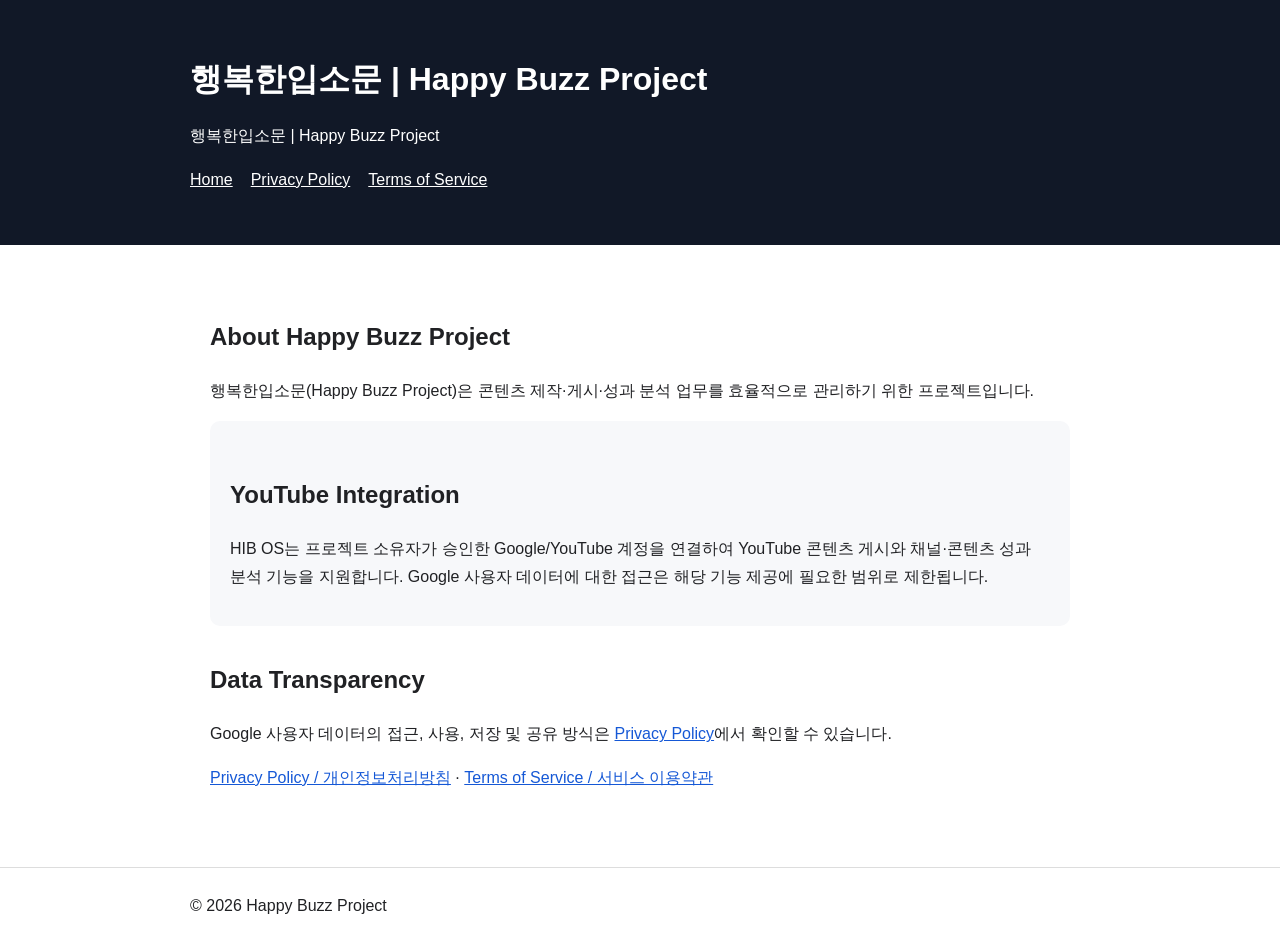
<file: index.html>
<!doctype html><html lang="ko"><head><meta charset="utf-8"><meta name="viewport" content="width=device-width,initial-scale=1"><title>행복한입소문 | Happy Buzz Project</title><link rel="stylesheet" href="/assets/style.css"></head><body><header><div class="wrap"><h1>행복한입소문 | Happy Buzz Project</h1><p>행복한입소문 | Happy Buzz Project</p><nav><a href="/">Home</a><a href="/privacy.html">Privacy Policy</a><a href="/terms.html">Terms of Service</a></nav></div></header><main><h2>About Happy Buzz Project</h2><p>행복한입소문(Happy Buzz Project)은 콘텐츠 제작·게시·성과 분석 업무를 효율적으로 관리하기 위한 프로젝트입니다.</p><div class="card"><h2>YouTube Integration</h2><p>HIB OS는 프로젝트 소유자가 승인한 Google/YouTube 계정을 연결하여 YouTube 콘텐츠 게시와 채널·콘텐츠 성과 분석 기능을 지원합니다. Google 사용자 데이터에 대한 접근은 해당 기능 제공에 필요한 범위로 제한됩니다.</p></div><h2>Data Transparency</h2><p>Google 사용자 데이터의 접근, 사용, 저장 및 공유 방식은 <a href="/privacy.html">Privacy Policy</a>에서 확인할 수 있습니다.</p><p><a href="/privacy.html">Privacy Policy / 개인정보처리방침</a> · <a href="/terms.html">Terms of Service / 서비스 이용약관</a></p></main><footer><div class="wrap">© 2026 Happy Buzz Project</div></footer></body></html>
</file>
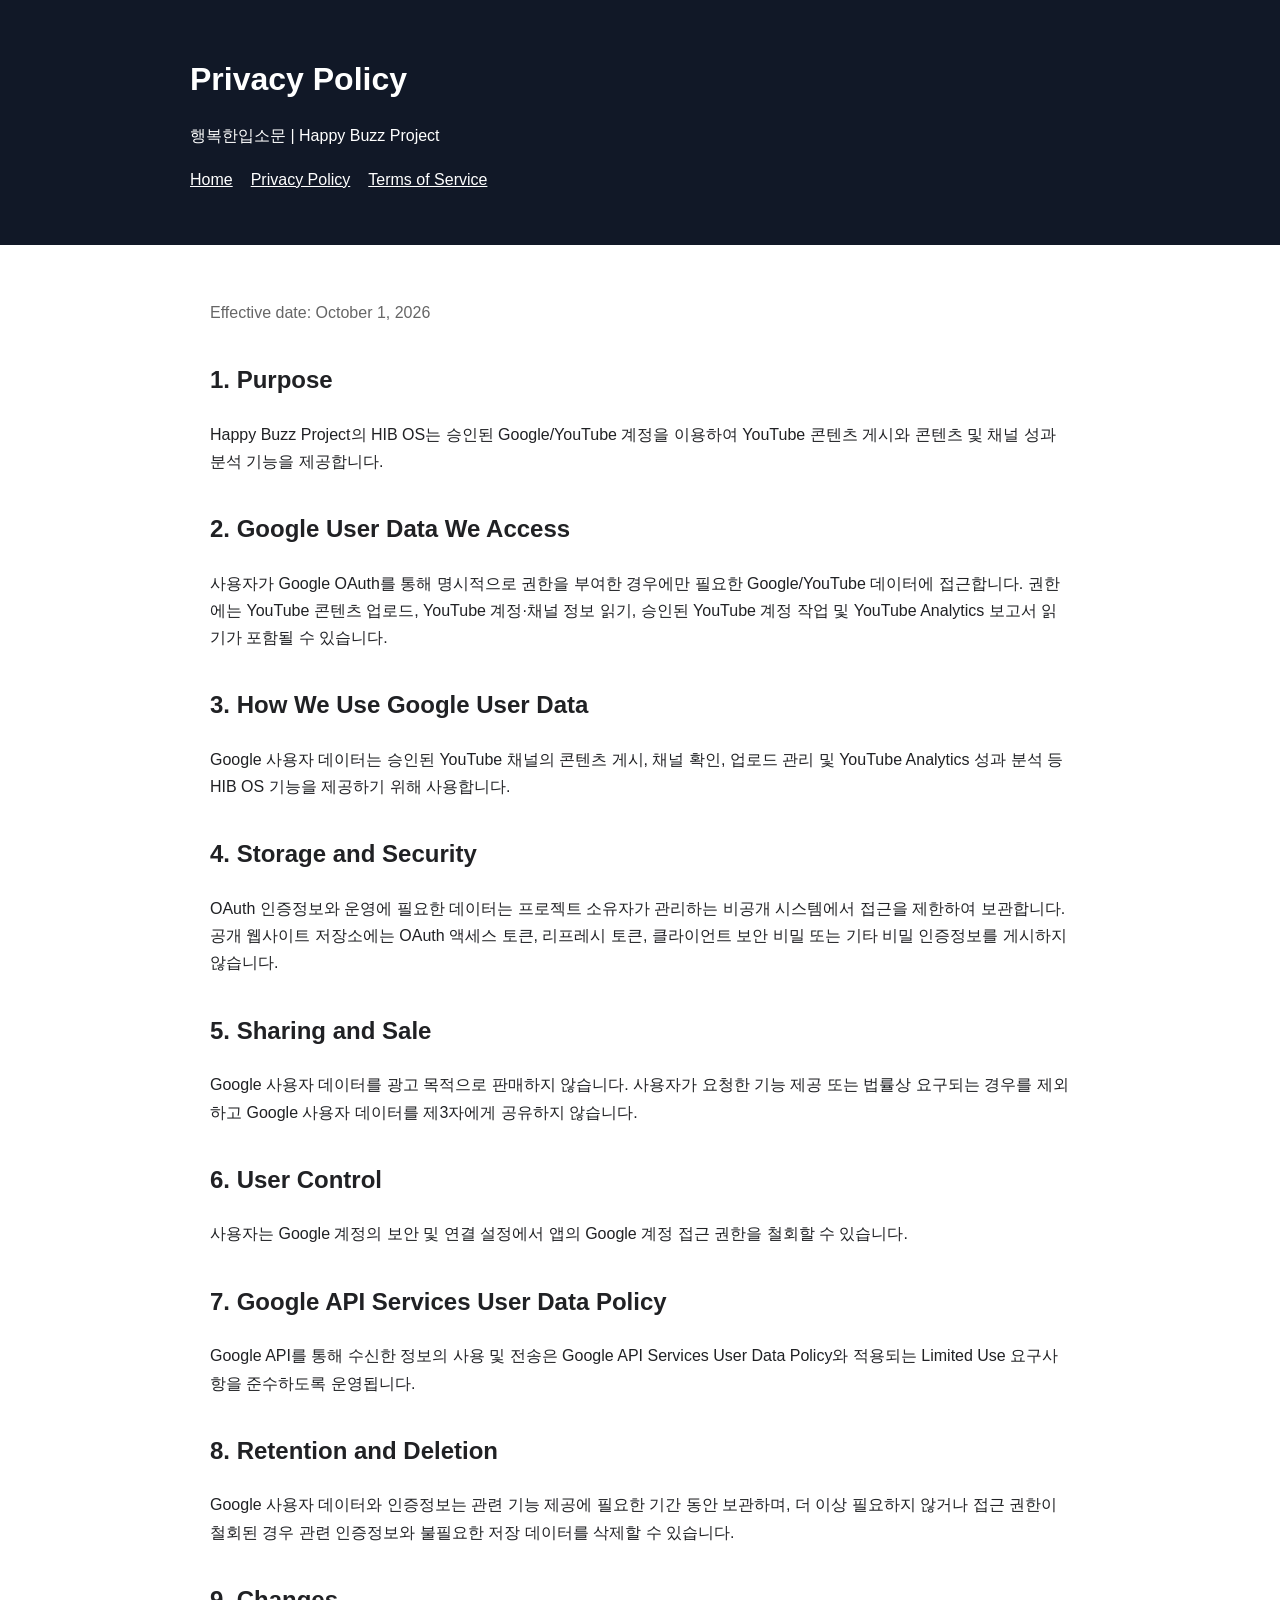
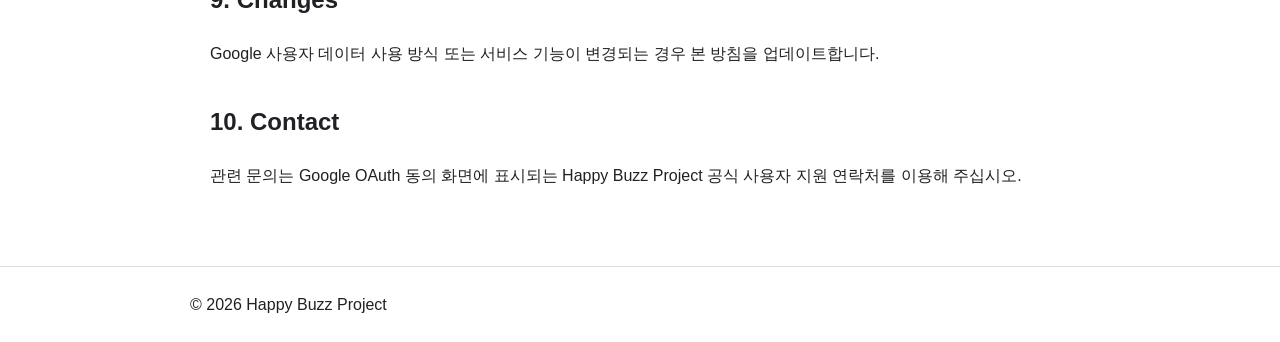
<file: privacy.html>
<!doctype html><html lang="ko"><head><meta charset="utf-8"><meta name="viewport" content="width=device-width,initial-scale=1"><title>Privacy Policy</title><link rel="stylesheet" href="/assets/style.css"></head><body><header><div class="wrap"><h1>Privacy Policy</h1><p>행복한입소문 | Happy Buzz Project</p><nav><a href="/">Home</a><a href="/privacy.html">Privacy Policy</a><a href="/terms.html">Terms of Service</a></nav></div></header><main><p class="small">Effective date: October 1, 2026</p><h2>1. Purpose</h2><p>Happy Buzz Project의 HIB OS는 승인된 Google/YouTube 계정을 이용하여 YouTube 콘텐츠 게시와 콘텐츠 및 채널 성과 분석 기능을 제공합니다.</p><h2>2. Google User Data We Access</h2><p>사용자가 Google OAuth를 통해 명시적으로 권한을 부여한 경우에만 필요한 Google/YouTube 데이터에 접근합니다. 권한에는 YouTube 콘텐츠 업로드, YouTube 계정·채널 정보 읽기, 승인된 YouTube 계정 작업 및 YouTube Analytics 보고서 읽기가 포함될 수 있습니다.</p><h2>3. How We Use Google User Data</h2><p>Google 사용자 데이터는 승인된 YouTube 채널의 콘텐츠 게시, 채널 확인, 업로드 관리 및 YouTube Analytics 성과 분석 등 HIB OS 기능을 제공하기 위해 사용합니다.</p><h2>4. Storage and Security</h2><p>OAuth 인증정보와 운영에 필요한 데이터는 프로젝트 소유자가 관리하는 비공개 시스템에서 접근을 제한하여 보관합니다. 공개 웹사이트 저장소에는 OAuth 액세스 토큰, 리프레시 토큰, 클라이언트 보안 비밀 또는 기타 비밀 인증정보를 게시하지 않습니다.</p><h2>5. Sharing and Sale</h2><p>Google 사용자 데이터를 광고 목적으로 판매하지 않습니다. 사용자가 요청한 기능 제공 또는 법률상 요구되는 경우를 제외하고 Google 사용자 데이터를 제3자에게 공유하지 않습니다.</p><h2>6. User Control</h2><p>사용자는 Google 계정의 보안 및 연결 설정에서 앱의 Google 계정 접근 권한을 철회할 수 있습니다.</p><h2>7. Google API Services User Data Policy</h2><p>Google API를 통해 수신한 정보의 사용 및 전송은 Google API Services User Data Policy와 적용되는 Limited Use 요구사항을 준수하도록 운영됩니다.</p><h2>8. Retention and Deletion</h2><p>Google 사용자 데이터와 인증정보는 관련 기능 제공에 필요한 기간 동안 보관하며, 더 이상 필요하지 않거나 접근 권한이 철회된 경우 관련 인증정보와 불필요한 저장 데이터를 삭제할 수 있습니다.</p><h2>9. Changes</h2><p>Google 사용자 데이터 사용 방식 또는 서비스 기능이 변경되는 경우 본 방침을 업데이트합니다.</p><h2>10. Contact</h2><p>관련 문의는 Google OAuth 동의 화면에 표시되는 Happy Buzz Project 공식 사용자 지원 연락처를 이용해 주십시오.</p></main><footer><div class="wrap">© 2026 Happy Buzz Project</div></footer></body></html>
</file>
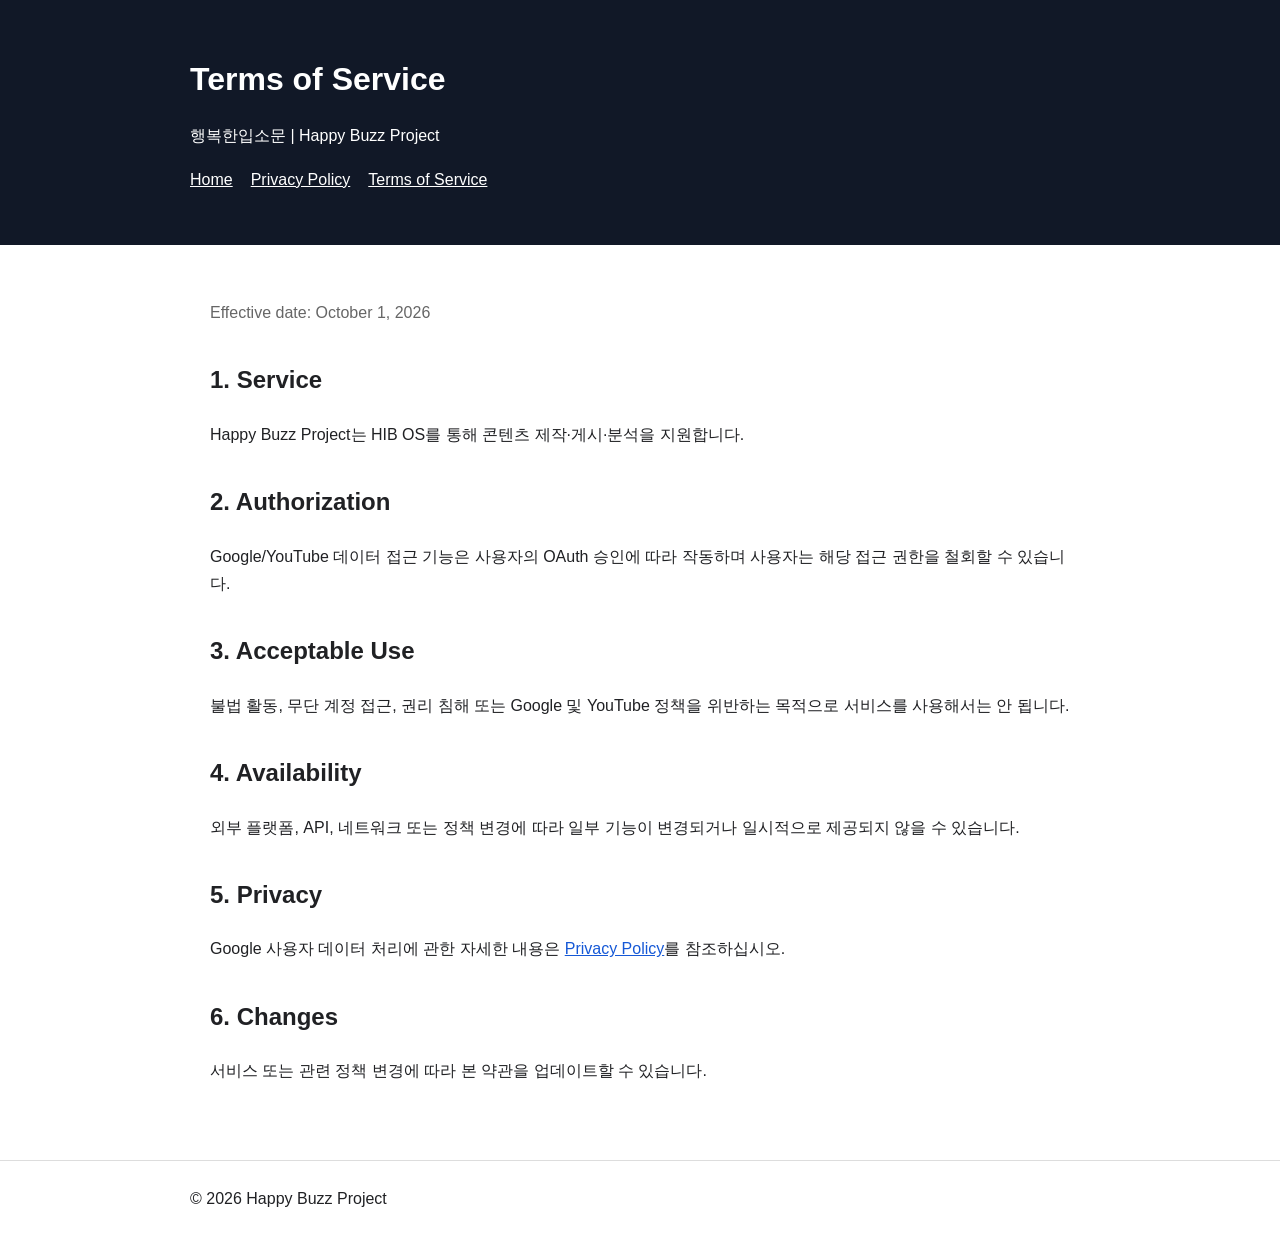
<file: terms.html>
<!doctype html><html lang="ko"><head><meta charset="utf-8"><meta name="viewport" content="width=device-width,initial-scale=1"><title>Terms of Service</title><link rel="stylesheet" href="/assets/style.css"></head><body><header><div class="wrap"><h1>Terms of Service</h1><p>행복한입소문 | Happy Buzz Project</p><nav><a href="/">Home</a><a href="/privacy.html">Privacy Policy</a><a href="/terms.html">Terms of Service</a></nav></div></header><main><p class="small">Effective date: October 1, 2026</p><h2>1. Service</h2><p>Happy Buzz Project는 HIB OS를 통해 콘텐츠 제작·게시·분석을 지원합니다.</p><h2>2. Authorization</h2><p>Google/YouTube 데이터 접근 기능은 사용자의 OAuth 승인에 따라 작동하며 사용자는 해당 접근 권한을 철회할 수 있습니다.</p><h2>3. Acceptable Use</h2><p>불법 활동, 무단 계정 접근, 권리 침해 또는 Google 및 YouTube 정책을 위반하는 목적으로 서비스를 사용해서는 안 됩니다.</p><h2>4. Availability</h2><p>외부 플랫폼, API, 네트워크 또는 정책 변경에 따라 일부 기능이 변경되거나 일시적으로 제공되지 않을 수 있습니다.</p><h2>5. Privacy</h2><p>Google 사용자 데이터 처리에 관한 자세한 내용은 <a href="/privacy.html">Privacy Policy</a>를 참조하십시오.</p><h2>6. Changes</h2><p>서비스 또는 관련 정책 변경에 따라 본 약관을 업데이트할 수 있습니다.</p></main><footer><div class="wrap">© 2026 Happy Buzz Project</div></footer></body></html>
</file>
<file: assets/style.css>
*{box-sizing:border-box}body{margin:0;font-family:Arial,sans-serif;color:#202124;line-height:1.7}header{background:#111827;color:white;padding:52px 20px}.wrap,main{max-width:900px;margin:auto}h1{margin:0}h2{margin-top:34px}a{color:#1558d6}nav a{color:white;margin-right:18px}main{padding:38px 20px 60px}.card{background:#f7f8fa;padding:20px;border-radius:10px}footer{border-top:1px solid #ddd;padding:24px 20px}.small{color:#666}
</file>
